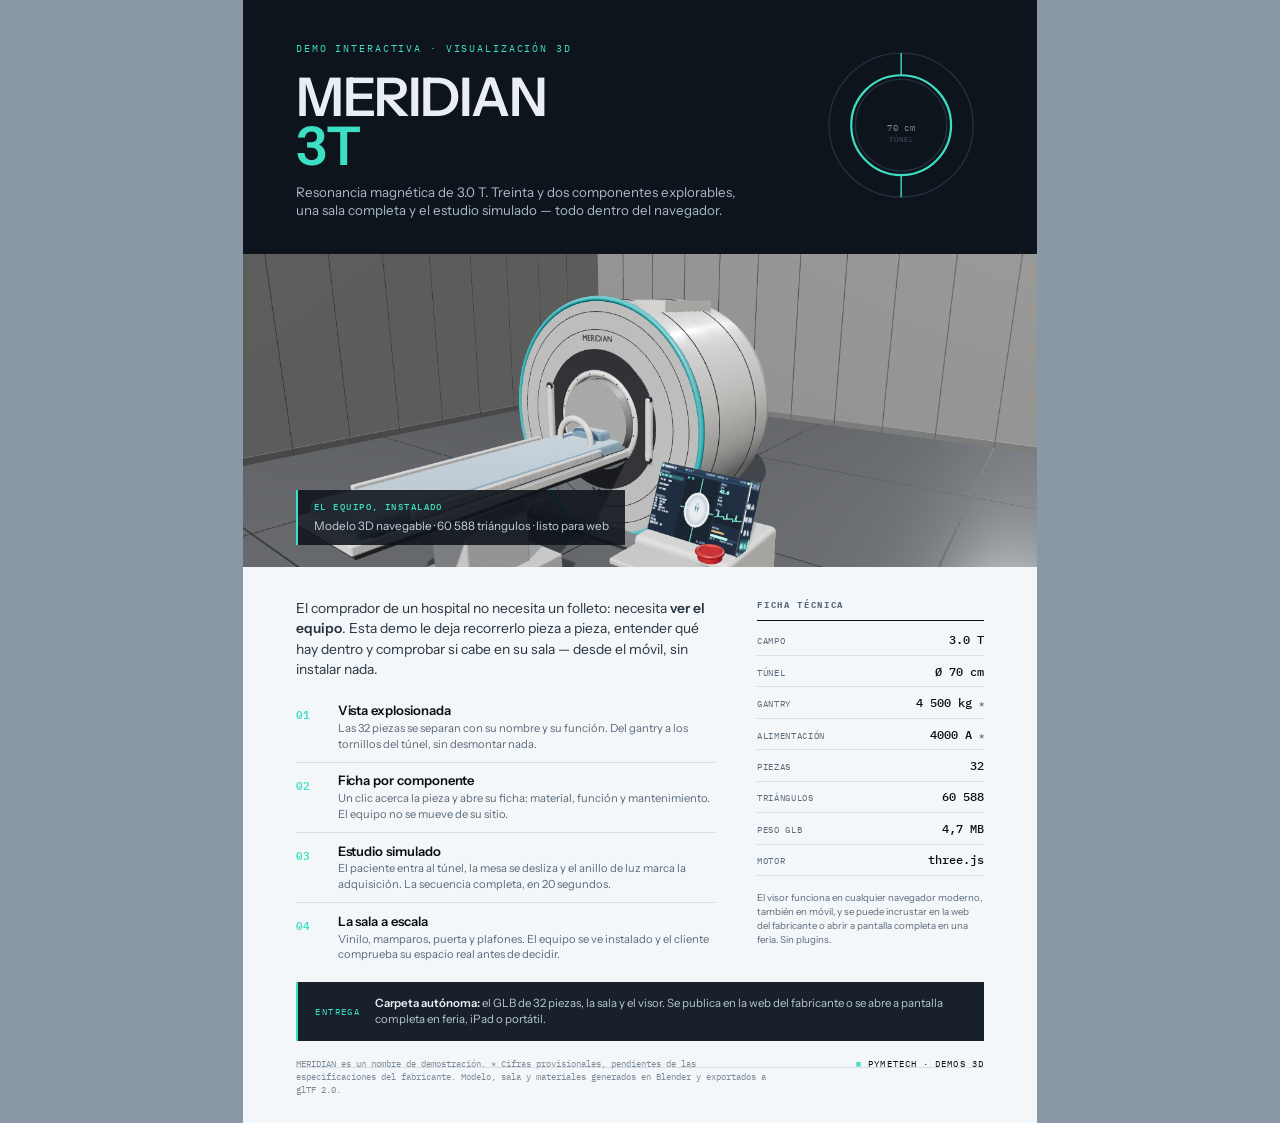
<file: onepager/ficha.html>
﻿<!DOCTYPE html>
<html lang="es">
<head>
<meta charset="UTF-8" />
<title>MERIDIAN 3T · ficha</title>
<link rel="preconnect" href="https://fonts.googleapis.com" />
<link rel="preconnect" href="https://fonts.gstatic.com" crossorigin />
<link href="https://fonts.googleapis.com/css2?family=Instrument+Sans:wght@400;500;600;700&family=IBM+Plex+Mono:wght@400;500;600&display=swap" rel="stylesheet" />
<style>
  @page { size: A4; margin: 0; }
  * { box-sizing: border-box; margin: 0; padding: 0; }
  :root{
    --sala:#0E141B; --piso:#17202B; --linea:#293646;
    --plastico:#E9EEF3; --senal:#3DDFC4; --ambar:#F0A93E;
    --tinta:#0A0F15; --papel:#F4F7FA; --muted:#5A6B7A; --regla:#D5DEE7;
  }
  html, body { background: #8A97A4; }
  body { font-family: "Instrument Sans", sans-serif; -webkit-print-color-adjust: exact; print-color-adjust: exact; }
  .sheet {
    width: 210mm; height: 297mm; background: var(--papel); color: var(--tinta);
    position: relative; overflow: hidden; margin: 0 auto;
  }

  /* ---------------------------------------------------------- cabecera */
  header { background: var(--sala); color: var(--plastico); padding: 11mm 14mm 9mm;
           display: grid; grid-template-columns: 1fr 44mm; gap: 8mm; align-items: start; }
  .eyebrow { font-family:"IBM Plex Mono", monospace; font-size: 7.4pt; letter-spacing: .19em;
             color: var(--senal); text-transform: uppercase; margin-bottom: 4.6mm; }
  h1 { font-size: 40pt; line-height: .92; font-weight: 600; letter-spacing: -.028em; }
  h1 em { font-style: normal; color: var(--senal); }
  .sub { margin-top: 3.6mm; font-size: 10pt; line-height: 1.35; color: #A9BACA; max-width: 118mm; }
  .ring { width: 44mm; height: 44mm; }
  .ring text { font-family:"IBM Plex Mono", monospace; fill: #7E90A1; font-size: 6.4px; letter-spacing:.08em; }

  /* -------------------------------------------------------------- hero */
  .hero { position: relative; height: 83mm; background: var(--piso); }
  .hero img { width: 100%; height: 100%; object-fit: cover; object-position: 50% 44%; display: block; }
  .badge { position: absolute; left: 14mm; bottom: 6mm; background: rgba(14,20,27,.88);
           border-left: 2px solid var(--senal); padding: 2.8mm 4.2mm; color: var(--plastico); }
  .badge b { display:block; font-family:"IBM Plex Mono", monospace; font-size: 6.8pt;
             letter-spacing:.16em; color: var(--senal); font-weight: 500; margin-bottom: .6mm; }
  .badge span { font-size: 8.8pt; color: #C3D0DC; }

  /* ------------------------------------------------------------- cuerpo */
  .body { padding: 8mm 14mm 0; display: grid; grid-template-columns: 1fr 60mm; gap: 11mm; }
  .lead { font-size: 10.4pt; line-height: 1.48; color: #26343F; }
  .lead b { font-weight: 600; }

  .caps { margin-top: 6mm; }
  .cap { display: grid; grid-template-columns: 8mm 1fr; gap: 3mm; padding: 2.55mm 0;
         border-top: 1px solid var(--regla); }
  .cap:first-child { border-top: 0; padding-top: 0; }
  .cap .n { font-family:"IBM Plex Mono", monospace; font-size: 8pt; color: var(--senal);
            font-weight: 600; padding-top: .6mm; }
  .cap h3 { font-size: 9.8pt; font-weight: 600; letter-spacing: -.005em; }
  .cap p { font-size: 8.4pt; line-height: 1.4; color: var(--muted); margin-top: .7mm; }

  .specs h2 { font-family:"IBM Plex Mono", monospace; font-size: 7pt; letter-spacing: .18em;
              text-transform: uppercase; color: var(--muted); padding-bottom: 2.4mm;
              border-bottom: 1.5px solid var(--tinta); }
  .specs dl { margin-top: 1mm; }
  .specs .row { display: flex; justify-content: space-between; align-items: baseline;
                padding: 2.05mm 0; border-bottom: 1px dotted #C2CDD8; }
  .specs dt { font-family:"IBM Plex Mono", monospace; font-size: 7pt; letter-spacing: .07em;
              color: var(--muted); text-transform: uppercase; }
  .specs dd { font-family:"IBM Plex Mono", monospace; font-size: 9pt; font-weight: 500; }
  .specs dd i { font-style: normal; color: var(--muted); font-size: 6.6pt; }
  .note { margin-top: 4mm; font-size: 7.3pt; line-height: 1.44; color: var(--muted); }

  /* --------------------------------------------------------------- cta */
  .cta { position: absolute; left: 14mm; right: 14mm; bottom: 21.5mm;
         background: var(--piso); border-left: 2.5px solid var(--senal);
         padding: 3.6mm 4.6mm; display: flex; align-items: center; gap: 4mm; }
  .cta .k { font-family:"IBM Plex Mono", monospace; font-size: 6.6pt; letter-spacing: .16em;
            color: var(--senal); text-transform: uppercase; white-space: nowrap; }
  .cta p { font-size: 8.6pt; line-height: 1.42; color: #B9C6D2; }
  .cta p b { color: var(--plastico); font-weight: 600; }

  /* ------------------------------------------------------------- pie */
  footer { position: absolute; left: 0; right: 0; bottom: 0; padding: 0 14mm 7mm;
           display: flex; align-items: baseline; justify-content: space-between; gap: 8mm; }
  footer .left { font-family:"IBM Plex Mono", monospace; font-size: 6.6pt; line-height: 1.5;
                 color: #7B8A97; max-width: 128mm; }
  footer .brand { font-family:"IBM Plex Mono", monospace; font-size: 6.8pt; letter-spacing: .12em;
                  color: var(--tinta); text-transform: uppercase; }
  footer .brand b { color: var(--senal); }
  .rule { position:absolute; left:14mm; right:14mm; bottom: 14.5mm; height:1px; background: var(--regla); }
</style>
</head>
<body>
<div class="sheet">

  <header>
    <div>
      <div class="eyebrow">Demo interactiva · Visualización 3D</div>
      <h1>MERIDIAN<br><em>3T</em></h1>
      <p class="sub">Resonancia magnética de 3.0&nbsp;T. Treinta y dos componentes
        explorables, una sala completa y el estudio simulado — todo dentro del navegador.</p>
    </div>
    <svg class="ring" viewBox="0 0 120 120" fill="none" aria-hidden="true">
      <circle cx="60" cy="60" r="52" stroke="#22303D" stroke-width="1"/>
      <circle cx="60" cy="60" r="36" stroke="#3DDFC4" stroke-width="1.6"/>
      <circle cx="60" cy="60" r="33" stroke="#22303D" stroke-width="1"/>
      <line x1="60" y1="24" x2="60" y2="8" stroke="#3DDFC4" stroke-width="1"/>
      <line x1="60" y1="96" x2="60" y2="112" stroke="#3DDFC4" stroke-width="1"/>
      <text x="60" y="64" text-anchor="middle">70 cm</text>
      <text x="60" y="72" text-anchor="middle" style="fill:#4C5C6B;font-size:5px;letter-spacing:.14em">TÚNEL</text>
    </svg>
  </header>

  <div class="hero">
    <img src="../shots/f1_web_hero.png" alt="MERIDIAN 3T en su sala de resonancia" />
    <div class="badge">
      <b>EL EQUIPO, INSTALADO</b>
      <span>Modelo 3D navegable · 60 588 triángulos · listo para web</span>
    </div>
  </div>

  <div class="body">
    <div>
      <p class="lead">El comprador de un hospital no necesita un folleto: necesita
        <b>ver el equipo</b>. Esta demo le deja recorrerlo pieza a pieza, entender qué hay
        dentro y comprobar si cabe en su sala — desde el móvil, sin instalar nada.</p>

      <div class="caps">
        <div class="cap">
          <div class="n">01</div>
          <div>
            <h3>Vista explosionada</h3>
            <p>Las 32 piezas se separan con su nombre y su función. Del gantry a los
              tornillos del túnel, sin desmontar nada.</p>
          </div>
        </div>
        <div class="cap">
          <div class="n">02</div>
          <div>
            <h3>Ficha por componente</h3>
            <p>Un clic acerca la pieza y abre su ficha: material, función y mantenimiento.
              El equipo no se mueve de su sitio.</p>
          </div>
        </div>
        <div class="cap">
          <div class="n">03</div>
          <div>
            <h3>Estudio simulado</h3>
            <p>El paciente entra al túnel, la mesa se desliza y el anillo de luz marca la
              adquisición. La secuencia completa, en 20 segundos.</p>
          </div>
        </div>
        <div class="cap">
          <div class="n">04</div>
          <div>
            <h3>La sala a escala</h3>
            <p>Vinilo, mamparos, puerta y plafones. El equipo se ve instalado y el cliente
              comprueba su espacio real antes de decidir.</p>
          </div>
        </div>
      </div>
    </div>

    <aside class="specs">
      <h2>Ficha técnica</h2>
      <dl>
        <div class="row"><dt>Campo</dt><dd>3.0 T</dd></div>
        <div class="row"><dt>Túnel</dt><dd>Ø 70 cm</dd></div>
        <div class="row"><dt>Gantry</dt><dd>4 500 kg <i>*</i></dd></div>
        <div class="row"><dt>Alimentación</dt><dd>4000 A <i>*</i></dd></div>
        <div class="row"><dt>Piezas</dt><dd>32</dd></div>
        <div class="row"><dt>Triángulos</dt><dd>60 588</dd></div>
        <div class="row"><dt>Peso GLB</dt><dd>4,7 MB</dd></div>
        <div class="row"><dt>Motor</dt><dd>three.js</dd></div>
      </dl>
      <p class="note">El visor funciona en cualquier navegador moderno, también en móvil,
        y se puede incrustar en la web del fabricante o abrir a pantalla completa en una
        feria. Sin plugins.</p>
    </aside>
  </div>

  <div class="cta">
    <span class="k">Entrega</span>
    <p><b>Carpeta autónoma:</b> el GLB de 32 piezas, la sala y el visor. Se publica en la
      web del fabricante o se abre a pantalla completa en feria, iPad o portátil.</p>
  </div>

  <div class="rule"></div>
  <footer>
    <div class="left">MERIDIAN es un nombre de demostración. * Cifras provisionales, pendientes
      de las especificaciones del fabricante. Modelo, sala y materiales generados en Blender
      y exportados a glTF 2.0.</div>
    <div class="brand"><b>■</b> PymeTech · Demos 3D</div>
  </footer>

</div>
</body>
</html>
</file>
